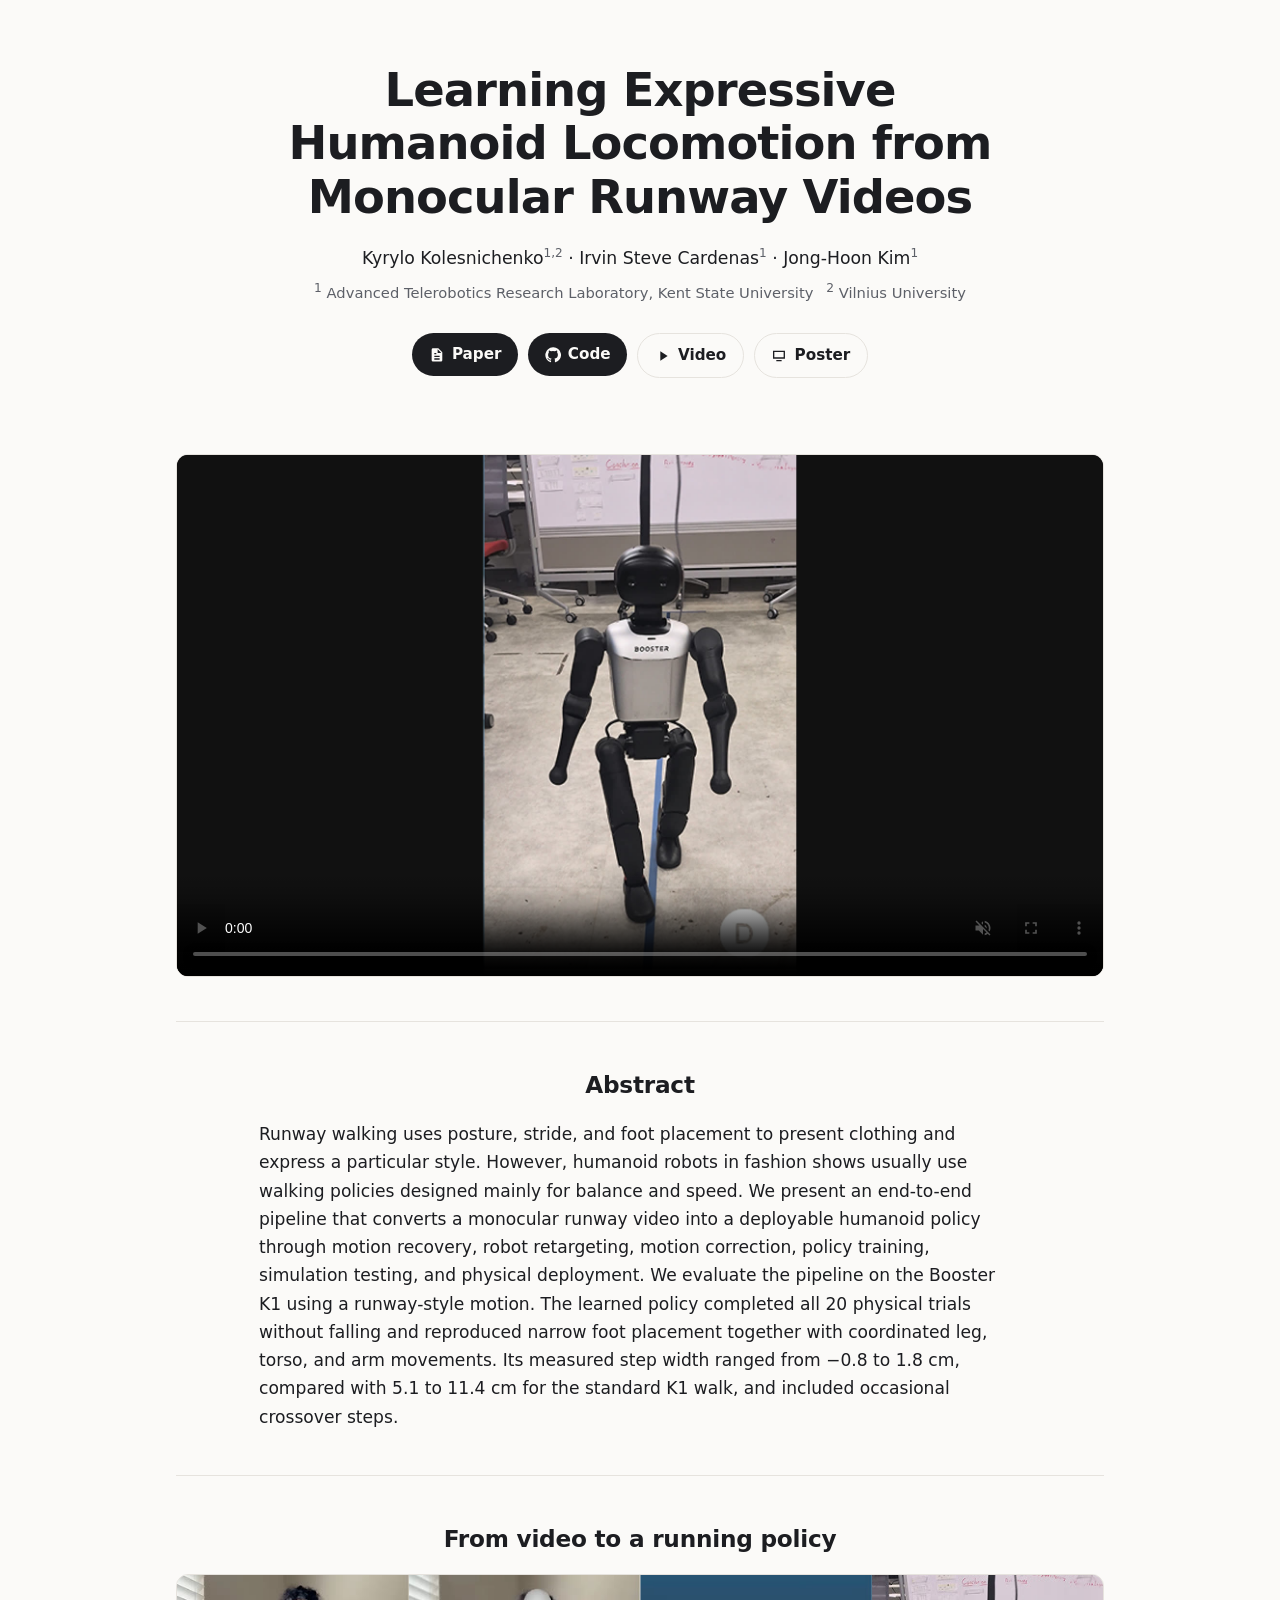
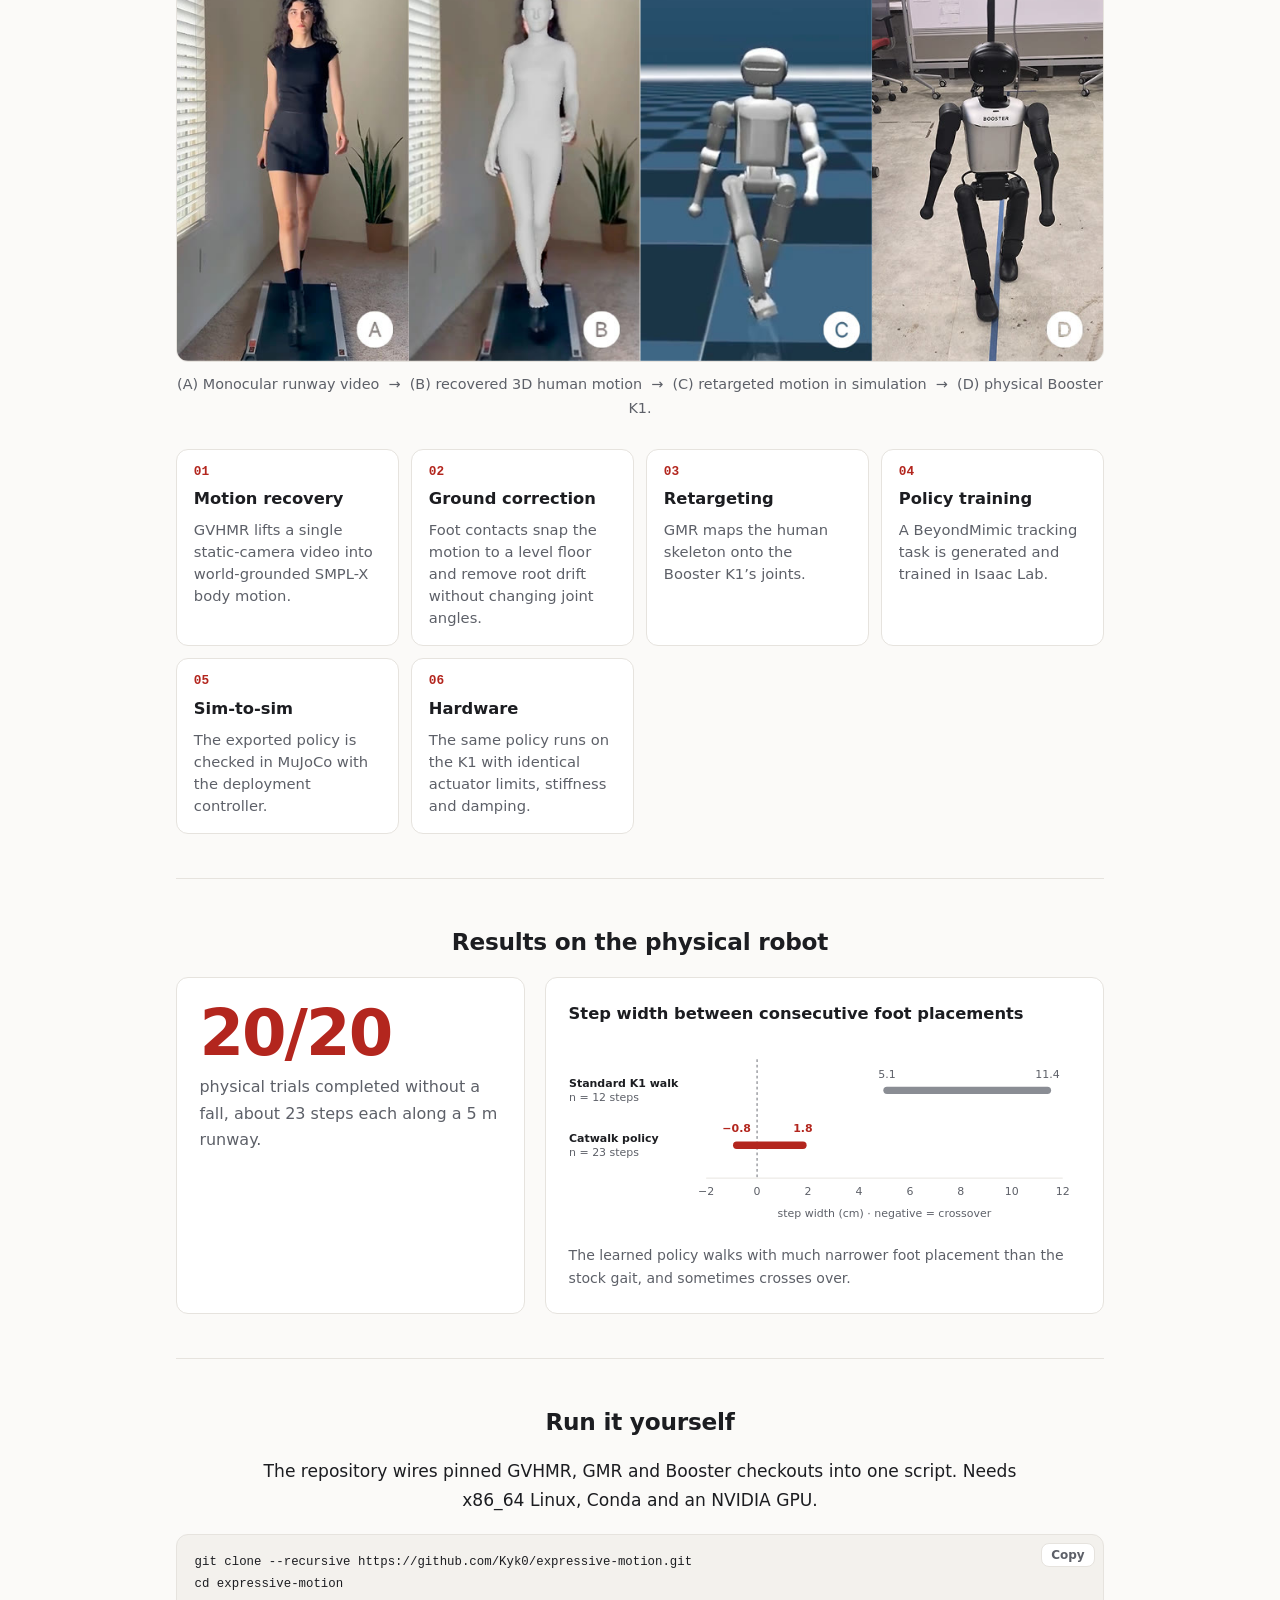
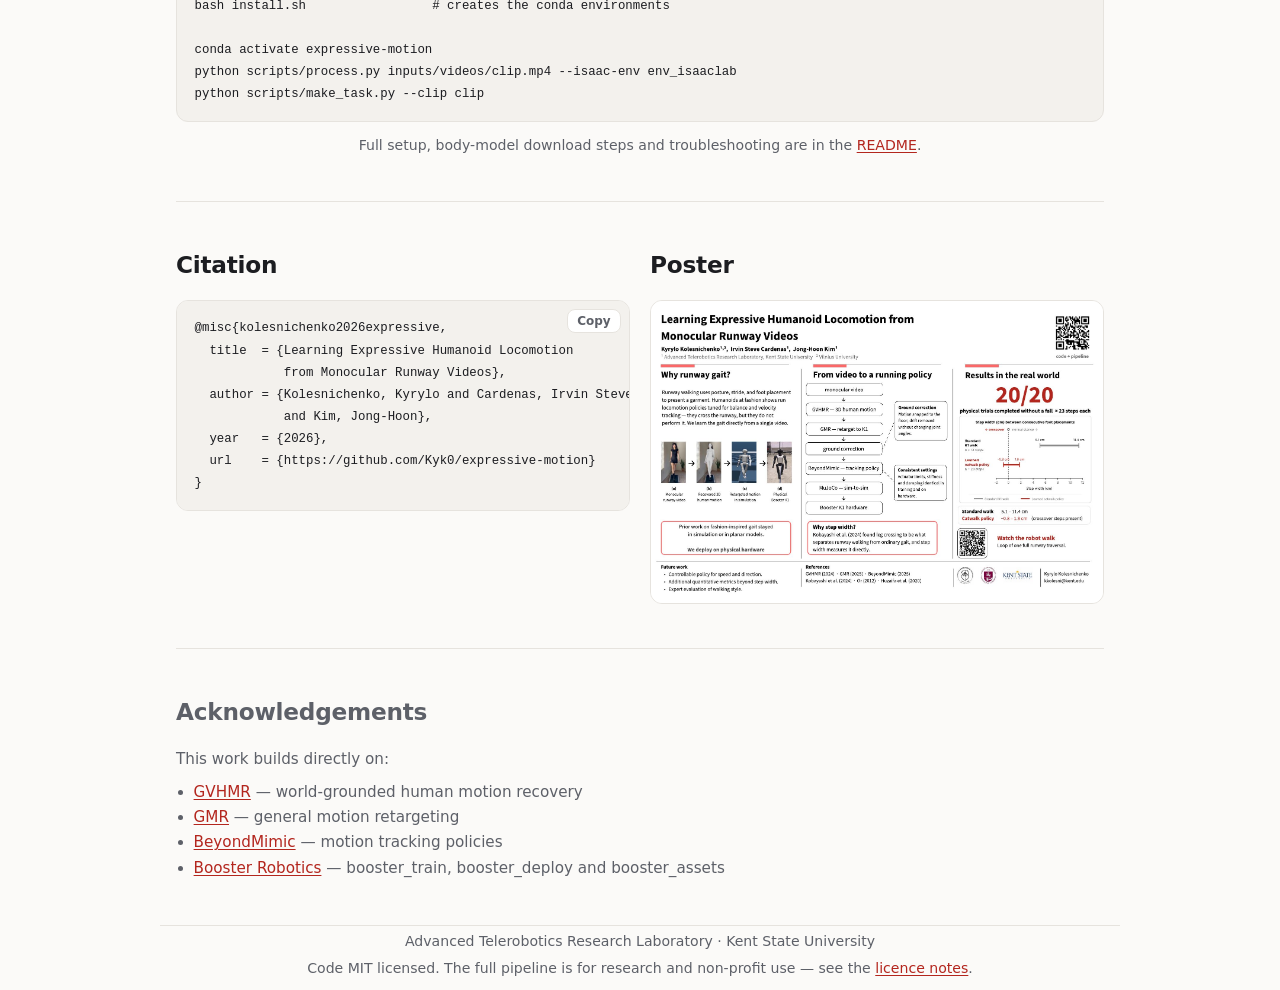
<file: docs/index.html>
<!DOCTYPE html>
<html lang="en">
<head>
<meta charset="utf-8">
<meta name="viewport" content="width=device-width, initial-scale=1">
<title>Expressive Humanoid Locomotion</title>
<meta name="description" content="An end-to-end pipeline that turns a single monocular runway video into a deployable Booster K1 humanoid walking policy.">
<meta name="theme-color" content="#111215">
<link rel="canonical" href="https://kyk0.github.io/expressive-motion/">
<link rel="icon" href="assets/favicon.svg" type="image/svg+xml">
<meta property="og:type" content="website">
<meta property="og:title" content="Learning Expressive Humanoid Locomotion from Monocular Runway Videos">
<meta property="og:description" content="From one runway video to a catwalk policy running on a physical Booster K1 humanoid.">
<meta property="og:url" content="https://kyk0.github.io/expressive-motion/">
<meta property="og:image" content="https://kyk0.github.io/expressive-motion/assets/og.jpg">
<meta name="twitter:card" content="summary_large_image">
<link rel="stylesheet" href="assets/style.css">
</head>
<body>

<header class="hero wrap">
  <h1>Learning Expressive Humanoid Locomotion from Monocular Runway Videos</h1>
  <p class="authors">
    Kyrylo Kolesnichenko<sup>1,2</sup> &middot;
    Irvin Steve Cardenas<sup>1</sup> &middot;
    Jong-Hoon Kim<sup>1</sup>
  </p>
  <p class="affil"><span><sup>1</sup> Advanced Telerobotics Research Laboratory, Kent State University</span><span><sup>2</sup> Vilnius University</span></p>

  <ul class="links">
    <li><a class="btn" href="https://github.com/Kyk0/expressive-motion/blob/main/paper/Expressive_Humanoid_Locomotion.pdf">
      <svg viewBox="0 0 24 24" aria-hidden="true"><path d="M14 2H6a2 2 0 0 0-2 2v16a2 2 0 0 0 2 2h12a2 2 0 0 0 2-2V8zm-1 7V3.5L18.5 9zM8 13h8v2H8zm0 4h8v2H8zm0-8h3v2H8z"/></svg>
      Paper</a></li>
    <li><a class="btn" href="https://github.com/Kyk0/expressive-motion">
      <svg viewBox="0 0 24 24" aria-hidden="true"><path d="M12 .5a11.5 11.5 0 0 0-3.64 22.41c.58.1.79-.25.79-.56v-2c-3.2.7-3.88-1.37-3.88-1.37-.52-1.33-1.28-1.69-1.28-1.69-1.04-.71.08-.7.08-.7 1.15.08 1.76 1.19 1.76 1.19 1.03 1.76 2.69 1.25 3.35.96.1-.75.4-1.25.73-1.54-2.55-.29-5.24-1.28-5.24-5.68 0-1.26.45-2.28 1.19-3.09-.12-.29-.52-1.46.11-3.05 0 0 .97-.31 3.17 1.18a11 11 0 0 1 5.77 0c2.2-1.49 3.17-1.18 3.17-1.18.63 1.59.23 2.76.11 3.05.74.81 1.19 1.83 1.19 3.09 0 4.41-2.7 5.38-5.26 5.67.41.36.78 1.06.78 2.14v3.17c0 .31.21.67.8.56A11.5 11.5 0 0 0 12 .5z"/></svg>
      Code</a></li>
    <li><a class="btn ghost" href="video/">
      <svg viewBox="0 0 24 24" aria-hidden="true"><path d="M8 5v14l11-7z"/></svg>
      Video</a></li>
    <li><a class="btn ghost" href="video/expressive-motion_poster.pdf">
      <svg viewBox="0 0 24 24" aria-hidden="true"><path d="M3 4h18v12H3zm2 2v8h14V6zm3 12h8v2H8z"/></svg>
      Poster</a></li>
  </ul>
</header>

<main class="wrap">

  <section>
    <figure class="media">
      <video controls playsinline muted loop preload="metadata" poster="video/poster.jpg">
        <source src="video/demo.mp4" type="video/mp4">
        <a href="video/demo.mp4">Download the video</a>
      </video>
    </figure>
  </section>

  <section>
    <h2 class="center">Abstract</h2>
    <p class="lead">
      Runway walking uses posture, stride, and foot placement to present clothing and express a
      particular style. However, humanoid robots in fashion shows usually use walking policies
      designed mainly for balance and speed. We present an end-to-end pipeline that converts a
      monocular runway video into a deployable humanoid policy through motion recovery, robot
      retargeting, motion correction, policy training, simulation testing, and physical deployment.
      We evaluate the pipeline on the Booster K1 using a runway-style motion. The learned policy
      completed all 20 physical trials without falling and reproduced narrow foot placement together
      with coordinated leg, torso, and arm movements. Its measured step width ranged from &minus;0.8
      to 1.8&nbsp;cm, compared with 5.1 to 11.4&nbsp;cm for the standard K1 walk, and included
      occasional crossover steps.
    </p>
  </section>

  <section>
    <h2 class="center">From video to a running policy</h2>
    <figure>
      <img class="figure-img" src="assets/pipeline.jpg" width="1119" height="466" loading="lazy"
           alt="Four panels: a person walking on a runway, the recovered 3D body mesh, the retargeted K1 robot in simulation, and the physical Booster K1 walking.">
      <figcaption>(A) Monocular runway video &nbsp;&rarr;&nbsp; (B) recovered 3D human motion &nbsp;&rarr;&nbsp; (C) retargeted motion in simulation &nbsp;&rarr;&nbsp; (D) physical Booster K1.</figcaption>
    </figure>

    <ol class="steps">
      <li><h3>Motion recovery</h3><p>GVHMR lifts a single static-camera video into world-grounded SMPL-X body motion.</p></li>
      <li><h3>Ground correction</h3><p>Foot contacts snap the motion to a level floor and remove root drift without changing joint angles.</p></li>
      <li><h3>Retargeting</h3><p>GMR maps the human skeleton onto the Booster K1&rsquo;s joints.</p></li>
      <li><h3>Policy training</h3><p>A BeyondMimic tracking task is generated and trained in Isaac Lab.</p></li>
      <li><h3>Sim-to-sim</h3><p>The exported policy is checked in MuJoCo with the deployment controller.</p></li>
      <li><h3>Hardware</h3><p>The same policy runs on the K1 with identical actuator limits, stiffness and damping.</p></li>
    </ol>
  </section>

  <section>
    <h2 class="center">Results on the physical robot</h2>
    <div class="results">
      <div class="card">
        <div class="stat">20/20</div>
        <p class="stat-label">physical trials completed without a fall, about 23 steps each along a 5&nbsp;m runway.</p>
      </div>
      <div class="card">
        <h3>Step width between consecutive foot placements</h3>
        <svg class="chart" viewBox="0 0 560 200" role="img"
             aria-label="Step width range: standard K1 walk 5.1 to 11.4 cm; learned catwalk policy minus 0.8 to 1.8 cm.">
          <line class="zero" x1="205.7" y1="20" x2="205.7" y2="150"/>
          <line class="axis" x1="150" y1="150" x2="540" y2="150"/>
          <g class="tick" text-anchor="middle">
            <text x="150" y="168">&minus;2</text><text x="205.7" y="168">0</text>
            <text x="261.4" y="168">2</text><text x="317.1" y="168">4</text>
            <text x="372.9" y="168">6</text><text x="428.6" y="168">8</text>
            <text x="484.3" y="168">10</text><text x="540" y="168">12</text>
            <text x="345" y="192">step width (cm) &middot; negative = crossover</text>
          </g>

          <text class="label" x="0" y="50">Standard K1 walk</text>
          <text class="sub" x="0" y="66">n = 12 steps</text>
          <line class="bar-std" x1="347.8" y1="54" x2="523.3" y2="54" stroke-width="8" stroke-linecap="round"/>
          <text class="val-std" x="347.8" y="40" text-anchor="middle">5.1</text>
          <text class="val-std" x="523.3" y="40" text-anchor="middle">11.4</text>

          <text class="label" x="0" y="110">Catwalk policy</text>
          <text class="sub" x="0" y="126">n = 23 steps</text>
          <line class="bar-cat" x1="183.4" y1="114" x2="255.9" y2="114" stroke-width="8" stroke-linecap="round"/>
          <text class="val-cat" x="183.4" y="100" text-anchor="middle">&minus;0.8</text>
          <text class="val-cat" x="255.9" y="100" text-anchor="middle">1.8</text>
        </svg>
        <p class="note">The learned policy walks with much narrower foot placement than the stock gait, and sometimes crosses over.</p>
      </div>
    </div>
  </section>

  <section>
    <h2 class="center">Run it yourself</h2>
    <p class="lead center" style="margin-bottom:1.25rem">
      The repository wires pinned GVHMR, GMR and Booster checkouts into one script.
      Needs x86_64 Linux, Conda and an NVIDIA GPU.
    </p>
    <div class="copyable">
      <button class="copy" type="button" data-copy="quickstart">Copy</button>
<pre id="quickstart"><code>git clone --recursive https://github.com/Kyk0/expressive-motion.git
cd expressive-motion
bash install.sh                 # creates the conda environments

conda activate expressive-motion
python scripts/process.py inputs/videos/clip.mp4 --isaac-env env_isaaclab
python scripts/make_task.py --clip clip</code></pre>
    </div>
    <p class="note center">Full setup, body-model download steps and troubleshooting are in the <a href="https://github.com/Kyk0/expressive-motion#readme">README</a>.</p>
  </section>

  <section>
    <div class="two">
      <div>
        <h2>Citation</h2>
        <div class="copyable">
          <button class="copy" type="button" data-copy="bibtex">Copy</button>
<pre id="bibtex"><code>@misc{kolesnichenko2026expressive,
  title  = {Learning Expressive Humanoid Locomotion
            from Monocular Runway Videos},
  author = {Kolesnichenko, Kyrylo and Cardenas, Irvin Steve
            and Kim, Jong-Hoon},
  year   = {2026},
  url    = {https://github.com/Kyk0/expressive-motion}
}</code></pre>
        </div>
      </div>
      <div>
        <h2>Poster</h2>
        <a class="poster-link" href="video/expressive-motion_poster.pdf">
          <img src="assets/poster-thumb.jpg" width="1020" height="681" loading="lazy" alt="Conference poster for the project">
        </a>
      </div>
    </div>
  </section>

  <section class="credits">
    <h2>Acknowledgements</h2>
    This work builds directly on:
    <ul>
      <li><a href="https://github.com/zju3dv/GVHMR">GVHMR</a> &mdash; world-grounded human motion recovery</li>
      <li><a href="https://github.com/YanjieZe/GMR">GMR</a> &mdash; general motion retargeting</li>
      <li><a href="https://beyondmimic.github.io/">BeyondMimic</a> &mdash; motion tracking policies</li>
      <li><a href="https://github.com/BoosterRobotics">Booster Robotics</a> &mdash; booster_train, booster_deploy and booster_assets</li>
    </ul>
  </section>

</main>

<footer class="wrap">
  <p>Advanced Telerobotics Research Laboratory &middot; Kent State University</p>
  <p>Code MIT licensed. The full pipeline is for research and non-profit use &mdash; see the <a href="https://github.com/Kyk0/expressive-motion#license">licence notes</a>.</p>
</footer>

<script>
  document.querySelectorAll('.copy').forEach(function (button) {
    button.addEventListener('click', function () {
      var text = document.getElementById(button.dataset.copy).innerText;
      navigator.clipboard.writeText(text).then(function () {
        button.textContent = 'Copied';
        setTimeout(function () { button.textContent = 'Copy'; }, 1400);
      }).catch(function () {});
    });
  });
</script>
</body>
</html>
</file>
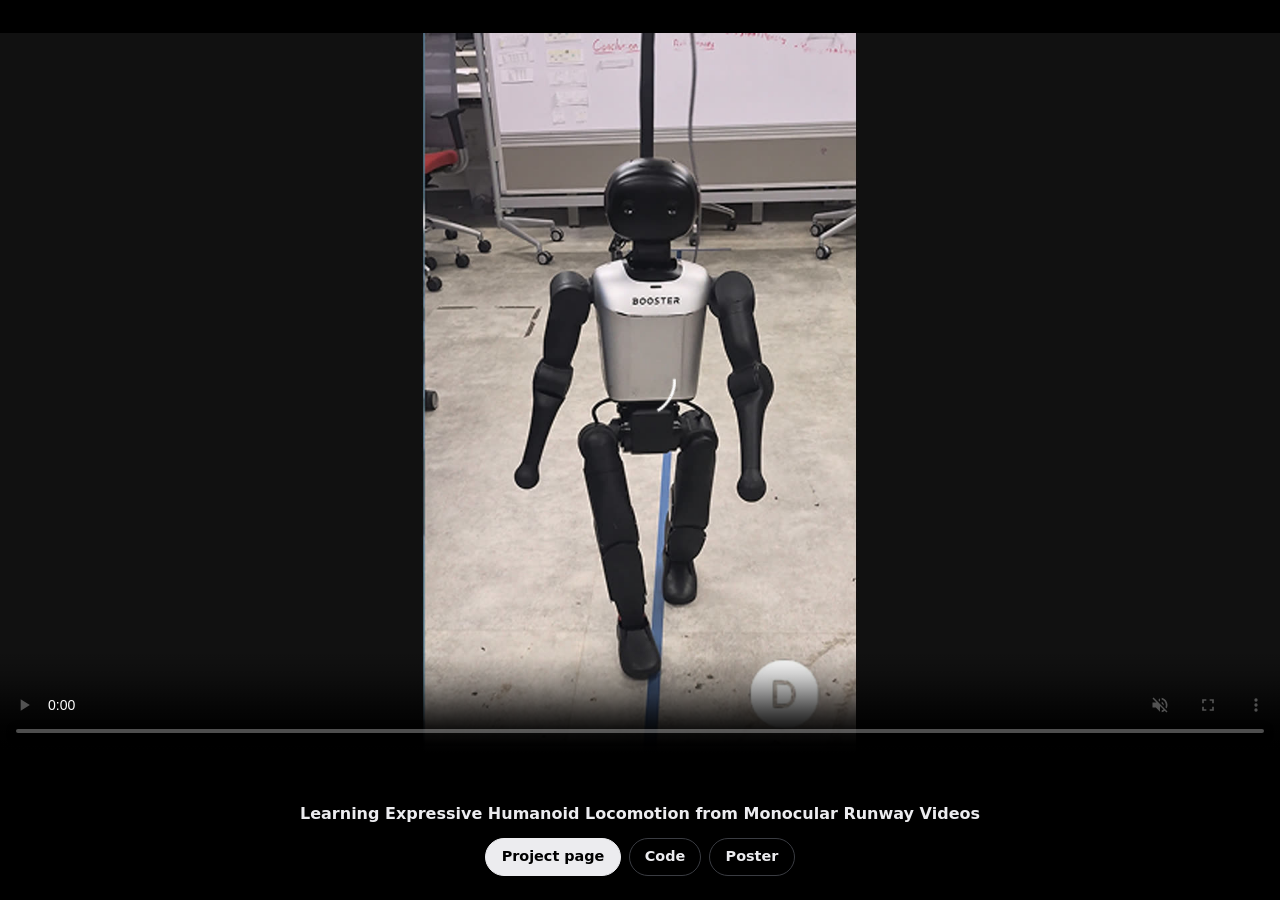
<file: docs/video/index.html>
<!DOCTYPE html>
<html lang="en">
<head>
<meta charset="utf-8">
<meta name="viewport" content="width=device-width, initial-scale=1">
<title>Watch the Robot Walk</title>
<meta name="description" content="A Booster K1 humanoid walking a runway with a catwalk policy learned from one monocular video.">
<meta name="theme-color" content="#000000">
<link rel="icon" href="../assets/favicon.svg" type="image/svg+xml">
<meta property="og:title" content="Expressive Humanoid Locomotion — video">
<meta property="og:image" content="https://kyk0.github.io/expressive-motion/assets/og.jpg">
<style>
  :root { color-scheme: dark; }
  * { box-sizing: border-box; }
  html, body { margin: 0; min-height: 100%; background: #000; color: #ececef; }
  body {
    min-height: 100vh; min-height: 100dvh;
    display: flex; flex-direction: column;
    font: 15px/1.5 system-ui, -apple-system, "Segoe UI", Roboto, sans-serif;
  }
  main { flex: 1; display: flex; align-items: center; justify-content: center; }
  video { width: 100%; max-height: calc(100dvh - 7rem); background: #000; display: block; }
  footer { padding: 1rem 16px 1.5rem; text-align: center; }
  h1 { font-size: 1rem; font-weight: 600; margin: 0 0 0.75rem; }
  nav { display: flex; flex-wrap: wrap; gap: 0.5rem; justify-content: center; }
  a {
    color: #ececef; text-decoration: none; font-weight: 600; font-size: 0.9rem;
    border: 1px solid #3a3c42; border-radius: 999px; padding: 0.45rem 0.95rem;
  }
  a:hover { background: #1c1d21; }
  a.primary { background: #ececef; color: #000; border-color: #ececef; }
</style>
</head>
<body>

<main>
  <video src="demo.mp4" poster="poster.jpg" autoplay muted loop playsinline controls>
    <a href="demo.mp4">Download the video</a>
  </video>
</main>

<footer>
  <h1>Learning Expressive Humanoid Locomotion from Monocular Runway Videos</h1>
  <nav>
    <a class="primary" href="../">Project page</a>
    <a href="https://github.com/Kyk0/expressive-motion">Code</a>
    <a href="expressive-motion_poster.pdf">Poster</a>
  </nav>
</footer>

</body>
</html>
</file>
<file: docs/assets/style.css>
:root {
  --bg: #fbfaf8;
  --surface: #ffffff;
  --text: #1c1d21;
  --muted: #5d6068;
  --line: #e6e3de;
  --accent: #b3261e;
  --accent-soft: #fbe9e7;
  --neutral-bar: #8a8d94;
  --code-bg: #f3f1ed;
  --radius: 12px;
  --max: 60rem;
  color-scheme: light;
}

@media (prefers-color-scheme: dark) {
  :root:not([data-theme="light"]) {
    --bg: #111215;
    --surface: #18191d;
    --text: #ececef;
    --muted: #a0a3ab;
    --line: #2a2c31;
    --accent: #ff7a6e;
    --accent-soft: #2c1a19;
    --neutral-bar: #7b7e86;
    --code-bg: #1d1f23;
    color-scheme: dark;
  }
}

*, *::before, *::after { box-sizing: border-box; }

html { -webkit-text-size-adjust: 100%; }

body {
  margin: 0;
  background: var(--bg);
  color: var(--text);
  font: 16px/1.65 "Inter", system-ui, -apple-system, "Segoe UI", Roboto, sans-serif;
  -webkit-font-smoothing: antialiased;
}

a { color: var(--accent); text-underline-offset: 2px; }

img, video { max-width: 100%; height: auto; display: block; }

.wrap { max-width: var(--max); margin: 0 auto; padding: 0 16px; }

/* Header */
.hero { padding: 4rem 0 2rem; text-align: center; }
.hero h1 {
  font-size: clamp(1.8rem, 4.6vw, 2.9rem);
  line-height: 1.15;
  letter-spacing: -0.02em;
  margin: 0 auto 1.25rem;
  max-width: 22ch;
  text-wrap: balance;
}
.authors { font-size: 1.08rem; margin: 0; }
.authors sup { color: var(--muted); font-size: 0.7em; }
.affil { color: var(--muted); font-size: 0.92rem; margin: 0.35rem 0 0; }
.affil span { display: inline-block; margin: 0 0.4rem; }

.links {
  display: flex; flex-wrap: wrap; justify-content: center; gap: 0.6rem;
  margin: 1.75rem 0 0; padding: 0; list-style: none;
}
.btn {
  display: inline-flex; align-items: center; gap: 0.45rem;
  padding: 0.55rem 1.05rem; border-radius: 999px;
  background: var(--text); color: var(--bg);
  font-weight: 600; font-size: 0.95rem; text-decoration: none;
  transition: transform .12s ease, opacity .12s ease;
}
.btn:hover { transform: translateY(-1px); opacity: .9; }
.btn.ghost { background: transparent; color: var(--text); border: 1px solid var(--line); }
.btn svg { width: 1.05em; height: 1.05em; fill: currentColor; }

/* Media */
.media {
  border-radius: var(--radius); overflow: hidden;
  background: #000; border: 1px solid var(--line);
}
.media video { width: 100%; aspect-ratio: 16 / 9; background: #000; }
figure { margin: 0; }
figcaption { color: var(--muted); font-size: 0.9rem; margin-top: 0.7rem; text-align: center; }

/* Sections */
section { padding: 2.75rem 0; border-top: 1px solid var(--line); }
section:first-of-type { border-top: 0; }
h2 { font-size: 1.45rem; letter-spacing: -0.01em; margin: 0 0 1rem; }
h3 { font-size: 1.02rem; margin: 0 0 0.35rem; }
.lead { font-size: 1.07rem; max-width: 70ch; margin: 0 auto; }
.center { text-align: center; }

.figure-img { border-radius: var(--radius); border: 1px solid var(--line); width: 100%; }

/* Pipeline steps */
.steps {
  list-style: none; margin: 1.75rem 0 0; padding: 0;
  display: grid; gap: 0.75rem;
  grid-template-columns: repeat(auto-fit, minmax(11.5rem, 1fr));
  counter-reset: step;
}
.steps li {
  background: var(--surface); border: 1px solid var(--line);
  border-radius: var(--radius); padding: 1rem 1.05rem;
  counter-increment: step;
}
.steps li::before {
  content: counter(step, decimal-leading-zero);
  display: block; color: var(--accent);
  font: 600 0.8rem/1 ui-monospace, SFMono-Regular, Menlo, monospace;
  margin-bottom: 0.5rem;
}
.steps p { margin: 0; color: var(--muted); font-size: 0.92rem; line-height: 1.5; }

/* Results */
.results { display: grid; gap: 1.25rem; grid-template-columns: minmax(0, 1fr) minmax(0, 1.6fr); align-items: stretch; }
@media (max-width: 720px) { .results { grid-template-columns: minmax(0, 1fr); } }
.card {
  background: var(--surface); border: 1px solid var(--line);
  border-radius: var(--radius); padding: 1.4rem;
}
.stat { font-size: clamp(2.8rem, 8vw, 4rem); font-weight: 750; line-height: 1; color: var(--accent); letter-spacing: -0.03em; }
.stat-label { margin: 0.6rem 0 0; color: var(--muted); }

.chart { width: 100%; height: auto; margin-top: 0.5rem; font: 12px system-ui, sans-serif; }
.chart .axis { stroke: var(--line); }
.chart .zero { stroke: var(--muted); stroke-dasharray: 3 3; }
.chart .tick { fill: var(--muted); }
.chart .label { fill: var(--text); font-weight: 600; }
.chart .sub { fill: var(--muted); }
.chart .bar-std { stroke: var(--neutral-bar); }
.chart .bar-cat { stroke: var(--accent); }
.chart .val-std { fill: var(--muted); }
.chart .val-cat { fill: var(--accent); font-weight: 600; }
.note { color: var(--muted); font-size: 0.88rem; margin: 0.75rem 0 0; }

/* Code */
pre, code { font-family: ui-monospace, SFMono-Regular, Menlo, Consolas, monospace; }
pre {
  background: var(--code-bg); border: 1px solid var(--line); border-radius: var(--radius);
  padding: 1rem 1.1rem; overflow-x: auto; font-size: 0.86rem; line-height: 1.6; margin: 0;
}
code { font-size: 0.9em; }
.copyable { position: relative; }
.copy {
  position: absolute; top: 0.55rem; right: 0.55rem;
  border: 1px solid var(--line); background: var(--surface); color: var(--muted);
  border-radius: 8px; padding: 0.25rem 0.6rem; font: 600 0.75rem system-ui, sans-serif; cursor: pointer;
}
.copy:hover { color: var(--text); }

.two { display: grid; gap: 1.25rem; grid-template-columns: repeat(auto-fit, minmax(16rem, 1fr)); }
.poster-link img { border-radius: var(--radius); border: 1px solid var(--line); }

.credits { color: var(--muted); font-size: 0.95rem; }
.credits ul { padding-left: 1.1rem; margin: 0.5rem 0 0; }

footer { border-top: 1px solid var(--line); padding: 2rem 0 3rem; color: var(--muted); font-size: 0.88rem; text-align: center; }
footer p { margin: 0.25rem 0; }
</file>
